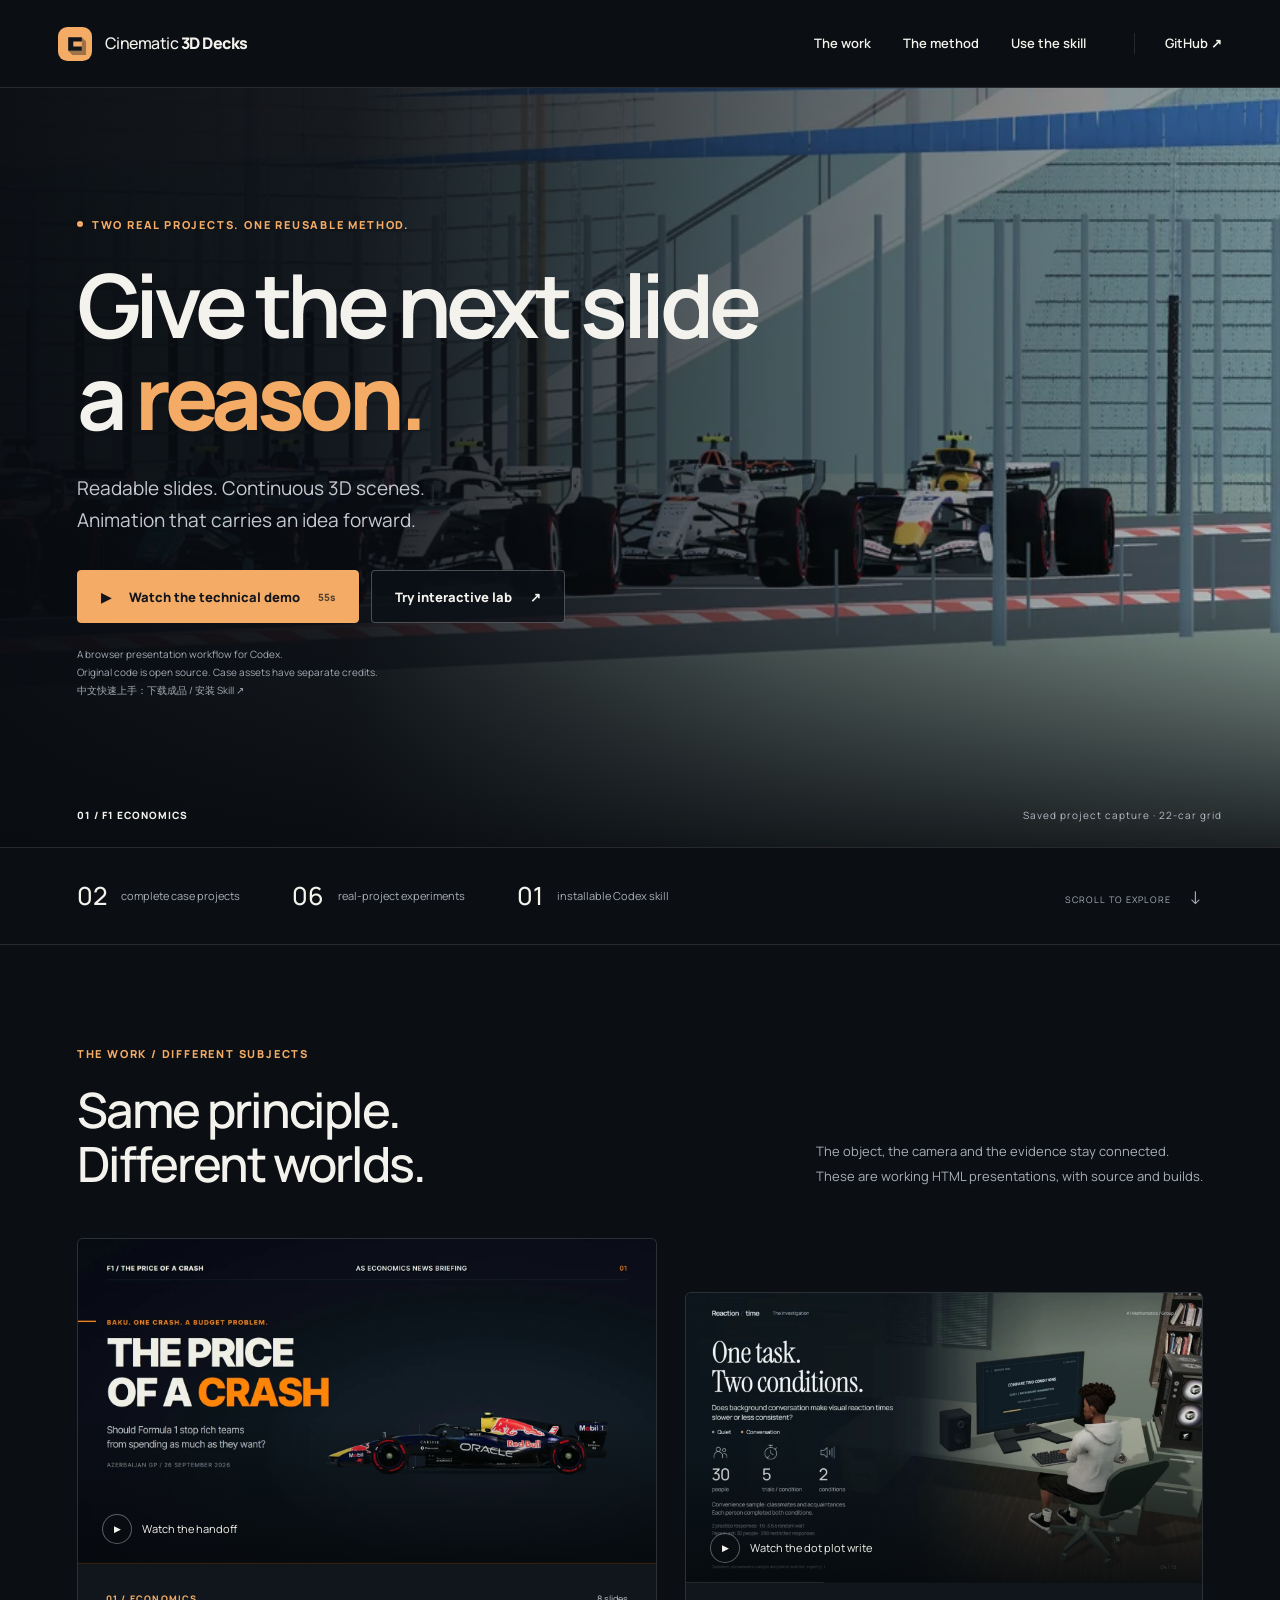
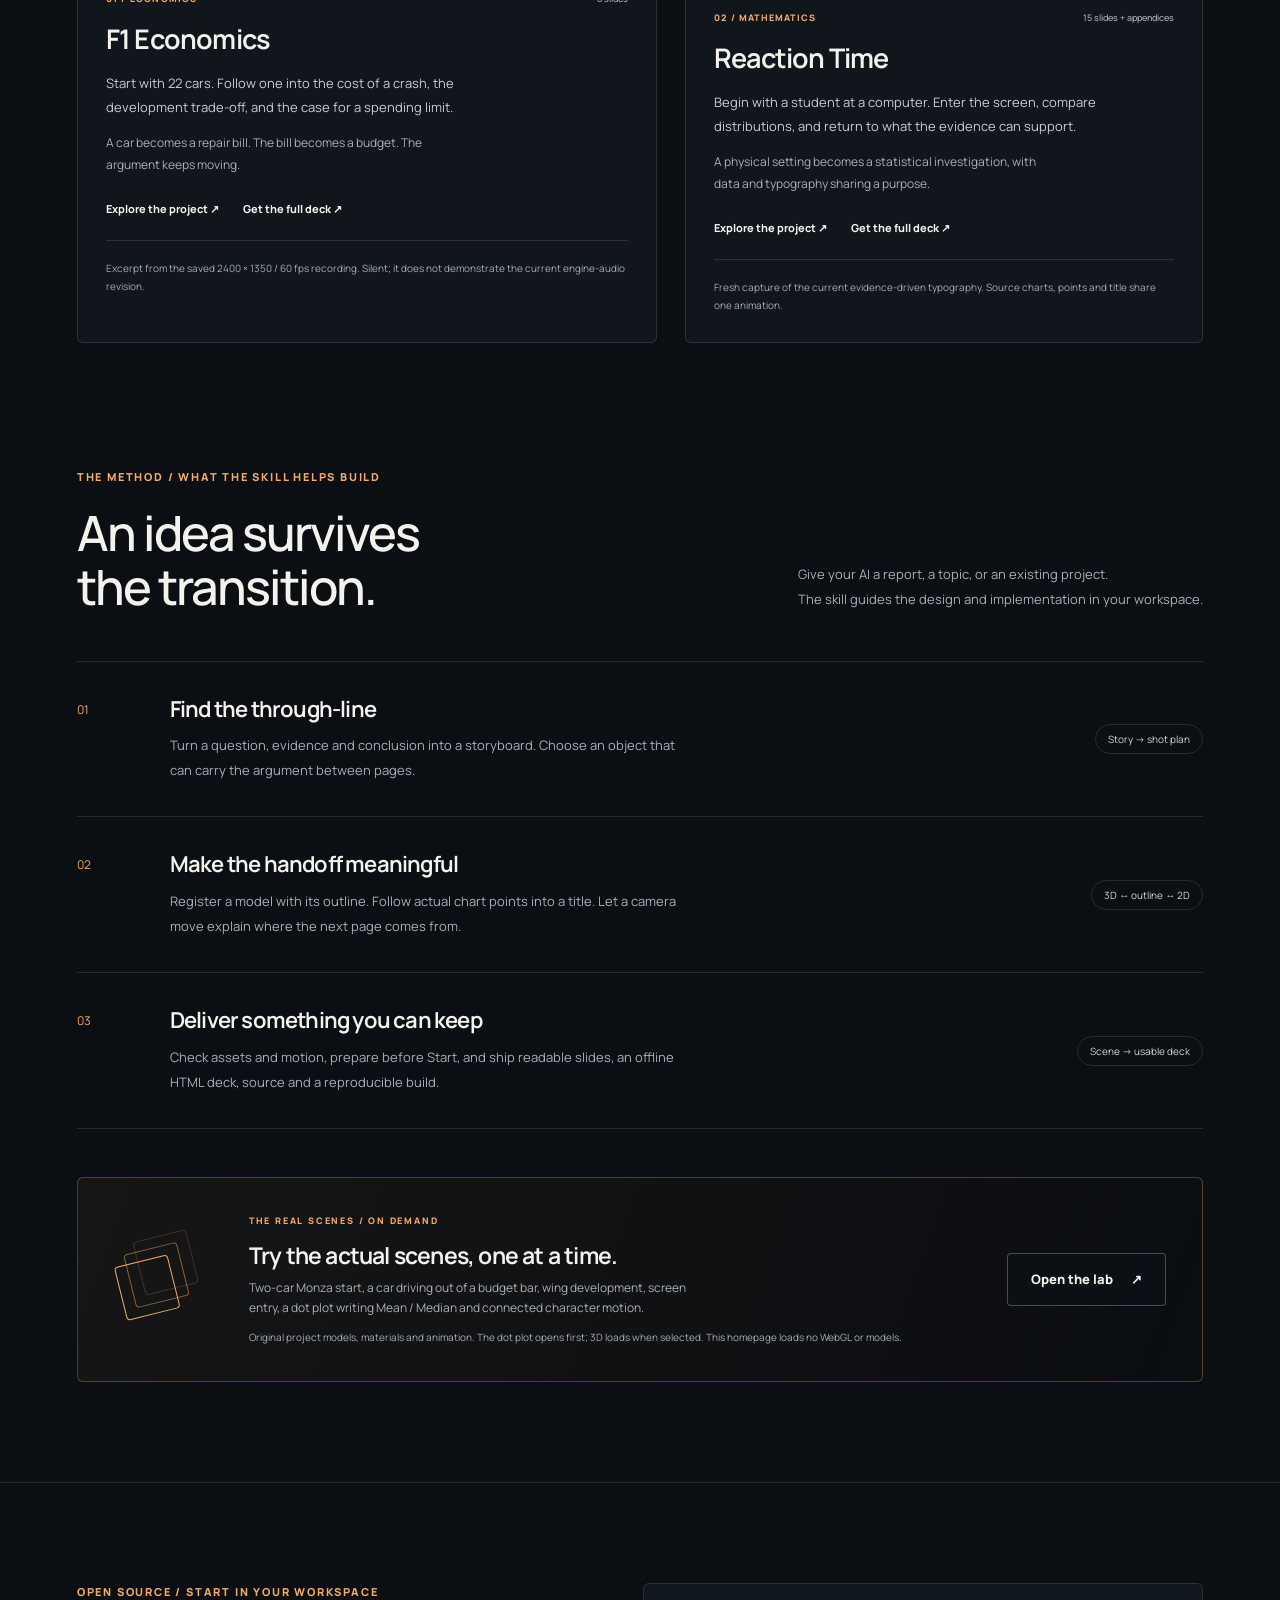
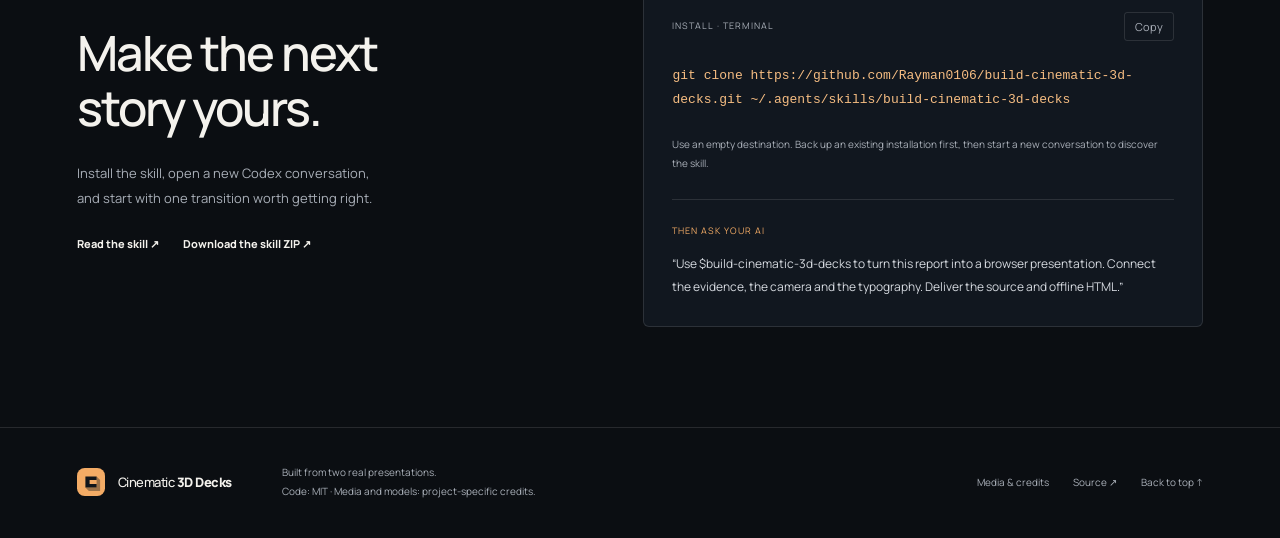
<file: index.html>
<!doctype html>
<html lang="en">
<head>
  <meta charset="utf-8">
  <meta name="viewport" content="width=device-width, initial-scale=1">
  <meta name="color-scheme" content="dark">
  <meta name="description" content="Two real browser presentations and a reusable Codex skill. Explore cinematic 3D transitions, readable 2D slides, and animations that follow the evidence.">
  <meta property="og:title" content="Cinematic 3D Decks — Give the next slide a reason">
  <meta property="og:description" content="From a report to a continuous visual story. Explore the F1 and Reaction Time projects, then try six real-project experiments.">
  <meta property="og:type" content="website">
  <meta property="og:image" content="media/social-preview.jpg">
  <meta name="theme-color" content="#0b0e12">
  <title>Cinematic 3D Decks — A story between slides</title>
  <link rel="icon" href="mark.svg" type="image/svg+xml">
  <link rel="stylesheet" href="styles.css">
  <script src="main.js" defer></script>
</head>
<body>
  <a class="skip-link" href="#main">Skip to content</a>
  <header class="site-header">
    <a class="brand" href="#" aria-label="Cinematic 3D Decks home"><img src="mark.svg" alt="" width="34" height="34"><span>Cinematic <b>3D Decks</b></span></a>
    <nav aria-label="Main navigation"><a href="#work">The work</a><a href="#method">The method</a><a href="#install">Use the skill</a><a class="nav-source" href="https://github.com/Rayman0106/build-cinematic-3d-decks">GitHub <span aria-hidden="true">↗</span></a></nav>
  </header>
  <main id="main">
    <section class="hero" aria-labelledby="hero-title">
      <picture class="hero-picture"><source media="(max-width: 700px)" srcset="media/f1-grid-small.webp"><img src="media/f1-grid.webp" alt="Cars lined up on the starting straight in the F1 Economics browser presentation." width="1600" height="900" fetchpriority="high"></picture>
      <div class="hero-shade"></div>
      <div class="hero-copy">
        <p class="eyebrow"><span class="status-dot"></span> Two real projects. One reusable method.</p>
        <h1 id="hero-title">Give the next slide<br>a <em>reason.</em></h1>
        <p class="hero-description">Readable slides. Continuous 3D scenes.<br>Animation that carries an idea forward.</p>
        <div class="hero-actions"><button class="button primary" data-film="technical" type="button"><span aria-hidden="true">▶</span> Watch the technical demo <small>55s</small></button><a class="button secondary" href="lab/index.html">Try interactive lab <span aria-hidden="true">↗</span></a></div>
        <p class="hero-note">A browser presentation workflow for Codex.<br>Original code is open source. Case assets have separate credits.<br><a href="https://github.com/Rayman0106/build-cinematic-3d-decks/blob/main/docs/START-HERE.zh-CN.md" lang="zh-CN">中文快速上手：下载成品 / 安装 Skill ↗</a></p>
      </div>
      <div class="hero-caption"><span>01 / F1 ECONOMICS</span><span>Saved project capture · 22-car grid</span></div>
    </section>
    <div class="project-strip" aria-label="What's inside"><p><strong>02</strong> complete case projects</p><p><strong>06</strong> real-project experiments</p><p><strong>01</strong> installable Codex skill</p><span>SCROLL TO EXPLORE <span aria-hidden="true">↓</span></span></div>

    <section class="work section-wrap" id="work" aria-labelledby="work-title">
      <div class="section-heading"><div><p class="eyebrow">THE WORK / DIFFERENT SUBJECTS</p><h2 id="work-title">Same principle.<br>Different worlds.</h2></div><p>The object, the camera and the evidence stay connected.<br>These are working HTML presentations, with source and builds.</p></div>
      <div class="case-grid">
        <article class="case-card f1-case">
          <button class="case-visual" data-film="f1" type="button" aria-label="Watch the F1 presentation excerpt"><img src="media/f1-cover.webp" alt="A Red Bull car beside the title The price of a crash." width="1600" height="900" loading="lazy"><span class="play-label"><span aria-hidden="true">▶</span> Watch the handoff</span></button>
          <div class="case-copy"><div class="case-number">01 / ECONOMICS <span>8 slides</span></div><h3>F1 Economics</h3><p>Start with 22 cars. Follow one into the cost of a crash, the development trade-off, and the case for a spending limit.</p><p class="case-detail">A car becomes a repair bill. The bill becomes a budget. The argument keeps moving.</p><div class="text-links"><a href="https://github.com/Rayman0106/f1-economics-3d-deck">Explore the project ↗</a><a href="https://github.com/Rayman0106/f1-economics-3d-deck/releases/latest">Get the full deck ↗</a></div><small>Excerpt from the saved 2400 × 1350 / 60 fps recording. Silent; it does not demonstrate the current engine-audio revision.</small></div>
        </article>
        <article class="case-card math-case">
          <button class="case-visual" data-film="reaction" type="button" aria-label="Watch the Reaction Time evidence and typography capture"><img src="media/reaction-cover.webp" alt="A student at a desk in the Reaction Time presentation." width="1600" height="900" loading="lazy"><span class="play-label"><span aria-hidden="true">▶</span> Watch the dot plot write</span></button>
          <div class="case-copy"><div class="case-number">02 / MATHEMATICS <span>15 slides + appendices</span></div><h3>Reaction Time</h3><p>Begin with a student at a computer. Enter the screen, compare distributions, and return to what the evidence can support.</p><p class="case-detail">A physical setting becomes a statistical investigation, with data and typography sharing a purpose.</p><div class="text-links"><a href="https://github.com/Rayman0106/reaction-time-math-3d-deck">Explore the project ↗</a><a href="https://github.com/Rayman0106/reaction-time-math-3d-deck/releases/latest">Get the full deck ↗</a></div><small>Fresh capture of the current evidence-driven typography. Source charts, points and title share one animation.</small></div>
        </article>
      </div>
    </section>

    <section class="method section-wrap" id="method" aria-labelledby="method-title">
      <div class="section-heading"><div><p class="eyebrow">THE METHOD / WHAT THE SKILL HELPS BUILD</p><h2 id="method-title">An idea survives<br>the transition.</h2></div><p>Give your AI a report, a topic, or an existing project.<br>The skill guides the design and implementation in your workspace.</p></div>
      <ol class="method-list">
        <li><span class="step">01</span><div><h3>Find the through-line</h3><p>Turn a question, evidence and conclusion into a storyboard. Choose an object that can carry the argument between pages.</p></div><span class="method-output">Story → shot plan</span></li>
        <li><span class="step">02</span><div><h3>Make the handoff meaningful</h3><p>Register a model with its outline. Follow actual chart points into a title. Let a camera move explain where the next page comes from.</p></div><span class="method-output">3D ↔ outline ↔ 2D</span></li>
        <li><span class="step">03</span><div><h3>Deliver something you can keep</h3><p>Check assets and motion, prepare before Start, and ship readable slides, an offline HTML deck, source and a reproducible build.</p></div><span class="method-output">Scene → usable deck</span></li>
      </ol>
      <div class="lab-callout"><div class="lab-glyph" aria-hidden="true"><span></span><span></span><span></span></div><div><p class="eyebrow">THE REAL SCENES / ON DEMAND</p><h3>Try the actual scenes, one at a time.</h3><p>Two-car Monza start, a car driving out of a budget bar, wing development, screen entry, a dot plot writing Mean / Median and connected character motion.</p><small>Original project models, materials and animation. The dot plot opens first; 3D loads when selected. This homepage loads no WebGL or models.</small></div><a class="button secondary" href="lab/index.html">Open the lab <span aria-hidden="true">↗</span></a></div>
    </section>

    <section class="install section-wrap" id="install" aria-labelledby="install-title">
      <div><p class="eyebrow">OPEN SOURCE / START IN YOUR WORKSPACE</p><h2 id="install-title">Make the next<br>story yours.</h2><p>Install the skill, open a new Codex conversation,<br>and start with one transition worth getting right.</p><div class="text-links"><a href="https://github.com/Rayman0106/build-cinematic-3d-decks/blob/main/SKILL.md">Read the skill ↗</a><a href="https://github.com/Rayman0106/build-cinematic-3d-decks/releases/latest">Download the skill ZIP ↗</a></div></div>
      <div class="install-panel"><div class="code-label"><span>INSTALL · TERMINAL</span><button id="copy-install" type="button" aria-label="Copy installation command">Copy</button></div><pre><code id="install-command">git clone https://github.com/Rayman0106/build-cinematic-3d-decks.git ~/.agents/skills/build-cinematic-3d-decks</code></pre><p>Use an empty destination. Back up an existing installation first, then start a new conversation to discover the skill.</p><div class="prompt-label">THEN ASK YOUR AI</div><blockquote>“Use $build-cinematic-3d-decks to turn this report into a browser presentation. Connect the evidence, the camera and the typography. Deliver the source and offline HTML.”</blockquote></div>
    </section>
  </main>
  <footer class="site-footer"><a class="brand" href="#"><img src="mark.svg" width="28" height="28" alt=""><span>Cinematic <b>3D Decks</b></span></a><p>Built from two real presentations.<br>Code: MIT · Media and models: project-specific credits.</p><div><a href="sources.html">Media & credits</a><a href="https://github.com/Rayman0106/build-cinematic-3d-decks">Source ↗</a><a href="#main">Back to top ↑</a></div></footer>
  <dialog id="film-dialog" aria-labelledby="film-title"><div class="dialog-bar"><h2 id="film-title">Project preview</h2><button type="button" id="close-film" aria-label="Close video">Close <span aria-hidden="true">×</span></button></div><video id="film-player" controls playsinline preload="none"></video><p id="film-caption"></p></dialog>
  <div id="announcement" role="status" aria-live="polite"></div>
</body>
</html>
</file>
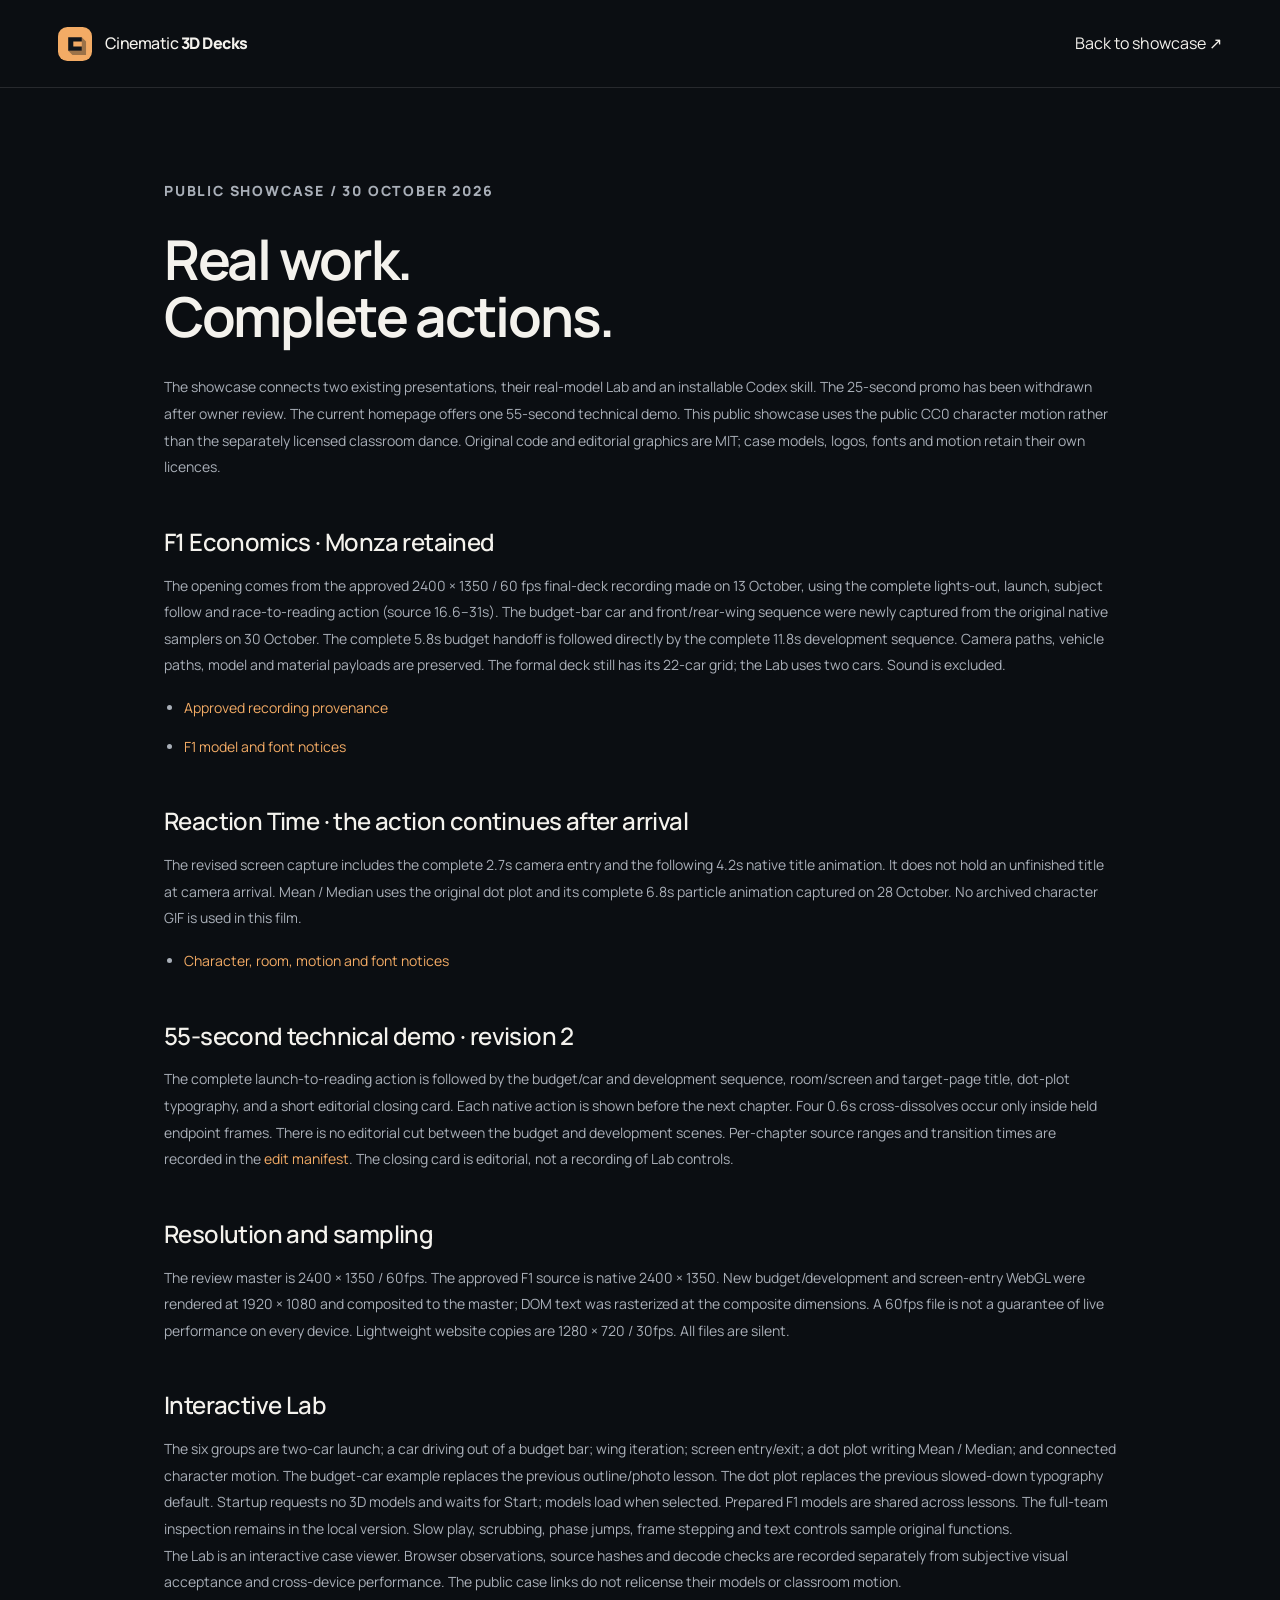
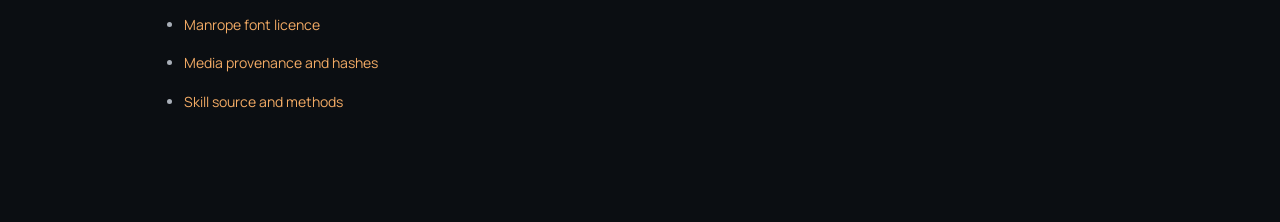
<file: sources.html>
<!doctype html><html lang="en"><head><meta charset="utf-8"><meta name="viewport" content="width=device-width, initial-scale=1"><meta name="color-scheme" content="dark"><title>Media & credits · Cinematic 3D Decks</title><link rel="icon" href="mark.svg"><link rel="stylesheet" href="styles.css"></head><body><header class="site-header"><a class="brand" href="index.html"><img src="mark.svg" width="34" height="34" alt=""><span>Cinematic <b>3D Decks</b></span></a><a href="index.html">Back to showcase ↗</a></header><main class="credits-page">
<p class="eyebrow">PUBLIC SHOWCASE / 30 OCTOBER 2026</p><h1>Real work.<br>Complete actions.</h1>
<p>The showcase connects two existing presentations, their real-model Lab and an installable Codex skill. The 25-second promo has been withdrawn after owner review. The current homepage offers one 55-second technical demo. This public showcase uses the public CC0 character motion rather than the separately licensed classroom dance. Original code and editorial graphics are MIT; case models, logos, fonts and motion retain their own licences.</p>
<h2>F1 Economics · Monza retained</h2><p>The opening comes from the approved 2400 × 1350 / 60 fps final-deck recording made on 13 October, using the complete lights-out, launch, subject follow and race-to-reading action (source 16.6–31s). The budget-bar car and front/rear-wing sequence were newly captured from the original native samplers on 30 October. The complete 5.8s budget handoff is followed directly by the complete 11.8s development sequence. Camera paths, vehicle paths, model and material payloads are preserved. The formal deck still has its 22-car grid; the Lab uses two cars. Sound is excluded.</p>
<ul><li><a href="https://github.com/Rayman0106/f1-economics-3d-deck/blob/main/docs/media/SOURCES.md">Approved recording provenance</a></li><li><a href="https://github.com/Rayman0106/f1-economics-3d-deck/blob/main/THIRD_PARTY_NOTICES.md">F1 model and font notices</a></li></ul>
<h2>Reaction Time · the action continues after arrival</h2><p>The revised screen capture includes the complete 2.7s camera entry and the following 4.2s native title animation. It does not hold an unfinished title at camera arrival. Mean / Median uses the original dot plot and its complete 6.8s particle animation captured on 28 October. No archived character GIF is used in this film.</p>
<ul><li><a href="https://github.com/Rayman0106/reaction-time-math-3d-deck/blob/main/THIRD_PARTY_NOTICES.md">Character, room, motion and font notices</a></li></ul>
<h2>55-second technical demo · revision 2</h2><p>The complete launch-to-reading action is followed by the budget/car and development sequence, room/screen and target-page title, dot-plot typography, and a short editorial closing card. Each native action is shown before the next chapter. Four 0.6s cross-dissolves occur only inside held endpoint frames. There is no editorial cut between the budget and development scenes. Per-chapter source ranges and transition times are recorded in the <a href="media/video-manifest.json">edit manifest</a>. The closing card is editorial, not a recording of Lab controls.</p>
<h2>Resolution and sampling</h2><p>The review master is 2400 × 1350 / 60fps. The approved F1 source is native 2400 × 1350. New budget/development and screen-entry WebGL were rendered at 1920 × 1080 and composited to the master; DOM text was rasterized at the composite dimensions. A 60fps file is not a guarantee of live performance on every device. Lightweight website copies are 1280 × 720 / 30fps. All files are silent.</p>
<h2>Interactive Lab</h2><p>The six groups are two-car launch; a car driving out of a budget bar; wing iteration; screen entry/exit; a dot plot writing Mean / Median; and connected character motion. The budget-car example replaces the previous outline/photo lesson. The dot plot replaces the previous slowed-down typography default. Startup requests no 3D models and waits for Start; models load when selected. Prepared F1 models are shared across lessons. The full-team inspection remains in the local version. Slow play, scrubbing, phase jumps, frame stepping and text controls sample original functions.</p>
<p>The Lab is an interactive case viewer. Browser observations, source hashes and decode checks are recorded separately from subjective visual acceptance and cross-device performance. The public case links do not relicense their models or classroom motion.</p>
<ul><li><a href="fonts/Manrope-OFL.txt">Manrope font licence</a></li><li><a href="media/manifest.json">Media provenance and hashes</a></li><li><a href="https://github.com/Rayman0106/build-cinematic-3d-decks">Skill source and methods</a></li></ul></main></body></html>
</file>
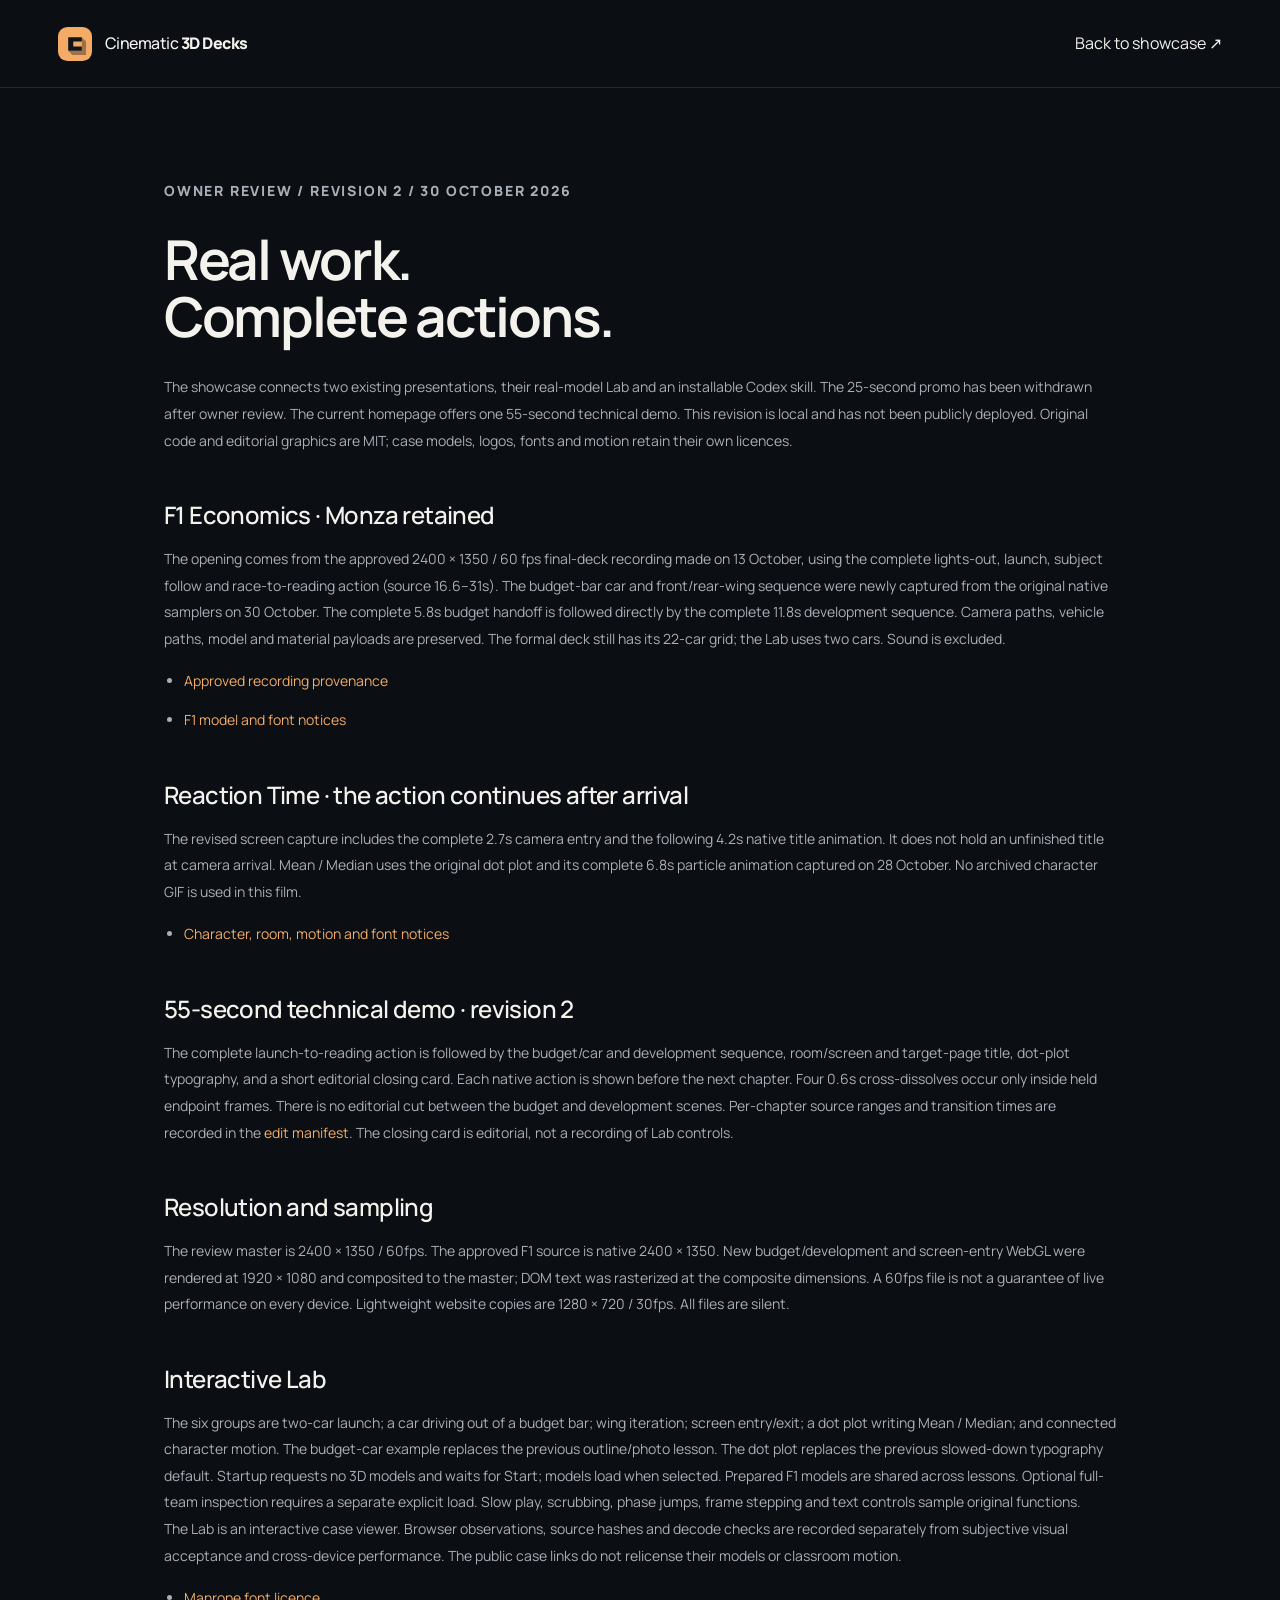
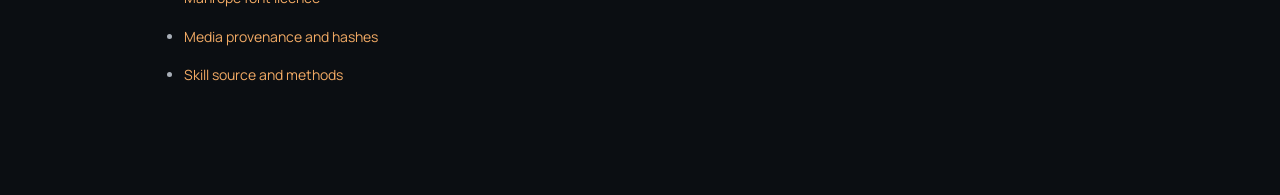
<file: site/sources.html>
<!doctype html><html lang="en"><head><meta charset="utf-8"><meta name="viewport" content="width=device-width, initial-scale=1"><meta name="color-scheme" content="dark"><title>Media & credits · Cinematic 3D Decks</title><link rel="icon" href="mark.svg"><link rel="stylesheet" href="styles.css"></head><body><header class="site-header"><a class="brand" href="index.html"><img src="mark.svg" width="34" height="34" alt=""><span>Cinematic <b>3D Decks</b></span></a><a href="index.html">Back to showcase ↗</a></header><main class="credits-page">
<p class="eyebrow">OWNER REVIEW / REVISION 2 / 30 OCTOBER 2026</p><h1>Real work.<br>Complete actions.</h1>
<p>The showcase connects two existing presentations, their real-model Lab and an installable Codex skill. The 25-second promo has been withdrawn after owner review. The current homepage offers one 55-second technical demo. This revision is local and has not been publicly deployed. Original code and editorial graphics are MIT; case models, logos, fonts and motion retain their own licences.</p>
<h2>F1 Economics · Monza retained</h2><p>The opening comes from the approved 2400 × 1350 / 60 fps final-deck recording made on 13 October, using the complete lights-out, launch, subject follow and race-to-reading action (source 16.6–31s). The budget-bar car and front/rear-wing sequence were newly captured from the original native samplers on 30 October. The complete 5.8s budget handoff is followed directly by the complete 11.8s development sequence. Camera paths, vehicle paths, model and material payloads are preserved. The formal deck still has its 22-car grid; the Lab uses two cars. Sound is excluded.</p>
<ul><li><a href="https://github.com/Rayman0106/f1-economics-3d-deck/blob/main/docs/media/SOURCES.md">Approved recording provenance</a></li><li><a href="https://github.com/Rayman0106/f1-economics-3d-deck/blob/main/THIRD_PARTY_NOTICES.md">F1 model and font notices</a></li></ul>
<h2>Reaction Time · the action continues after arrival</h2><p>The revised screen capture includes the complete 2.7s camera entry and the following 4.2s native title animation. It does not hold an unfinished title at camera arrival. Mean / Median uses the original dot plot and its complete 6.8s particle animation captured on 28 October. No archived character GIF is used in this film.</p>
<ul><li><a href="https://github.com/Rayman0106/reaction-time-math-3d-deck/blob/main/THIRD_PARTY_NOTICES.md">Character, room, motion and font notices</a></li></ul>
<h2>55-second technical demo · revision 2</h2><p>The complete launch-to-reading action is followed by the budget/car and development sequence, room/screen and target-page title, dot-plot typography, and a short editorial closing card. Each native action is shown before the next chapter. Four 0.6s cross-dissolves occur only inside held endpoint frames. There is no editorial cut between the budget and development scenes. Per-chapter source ranges and transition times are recorded in the <a href="media/video-manifest.json">edit manifest</a>. The closing card is editorial, not a recording of Lab controls.</p>
<h2>Resolution and sampling</h2><p>The review master is 2400 × 1350 / 60fps. The approved F1 source is native 2400 × 1350. New budget/development and screen-entry WebGL were rendered at 1920 × 1080 and composited to the master; DOM text was rasterized at the composite dimensions. A 60fps file is not a guarantee of live performance on every device. Lightweight website copies are 1280 × 720 / 30fps. All files are silent.</p>
<h2>Interactive Lab</h2><p>The six groups are two-car launch; a car driving out of a budget bar; wing iteration; screen entry/exit; a dot plot writing Mean / Median; and connected character motion. The budget-car example replaces the previous outline/photo lesson. The dot plot replaces the previous slowed-down typography default. Startup requests no 3D models and waits for Start; models load when selected. Prepared F1 models are shared across lessons. Optional full-team inspection requires a separate explicit load. Slow play, scrubbing, phase jumps, frame stepping and text controls sample original functions.</p>
<p>The Lab is an interactive case viewer. Browser observations, source hashes and decode checks are recorded separately from subjective visual acceptance and cross-device performance. The public case links do not relicense their models or classroom motion.</p>
<ul><li><a href="fonts/Manrope-OFL.txt">Manrope font licence</a></li><li><a href="media/manifest.json">Media provenance and hashes</a></li><li><a href="https://github.com/Rayman0106/build-cinematic-3d-decks">Skill source and methods</a></li></ul></main></body></html>
</file>
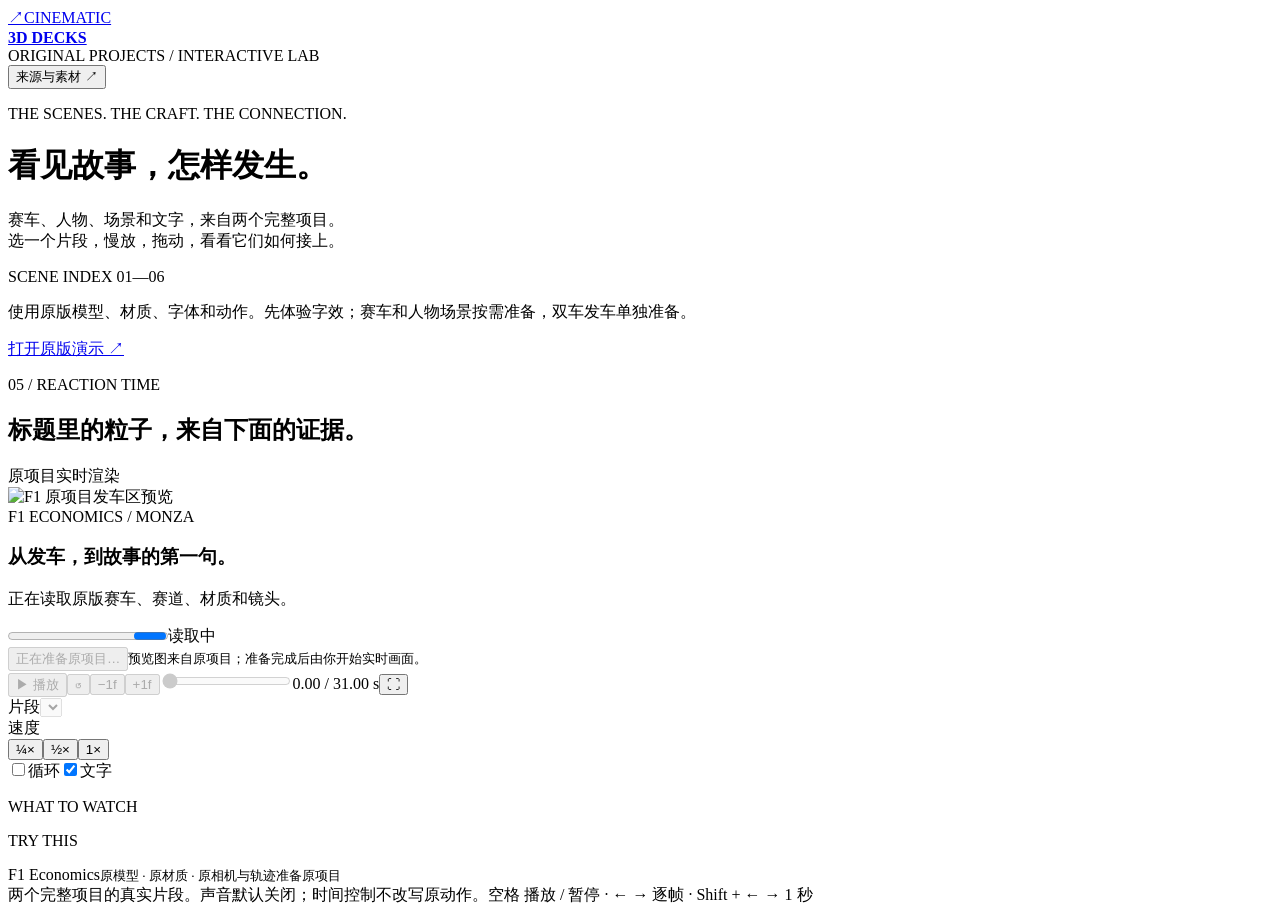
<file: examples/case-lab/template.html>
<!doctype html>
<html lang="zh-CN">
<head><meta charset="utf-8"><meta name="viewport" content="width=device-width,initial-scale=1"><meta name="theme-color" content="#090e13"><title>Interactive Lab · Real Project Scenes</title><style>@@CSS@@</style></head>
<body data-project="math">
<main>
 <header><a class="brand" href="https://github.com/Rayman0106/build-cinematic-3d-decks"><span class="brand-icon" aria-hidden="true">↗</span><span>CINEMATIC<br><b>3D DECKS</b></span></a><div class="edition"><i></i> ORIGINAL PROJECTS / INTERACTIVE LAB</div><button id="credits-button" class="quiet-button" type="button">来源与素材 ↗</button></header>
 <div class="intro"><div><p class="eyebrow">THE SCENES. THE CRAFT. THE CONNECTION.</p><h1>看见故事，怎样发生。</h1></div><p>赛车、人物、场景和文字，来自两个完整项目。<br>选一个片段，慢放，拖动，看看它们如何接上。</p></div>
 <div class="workspace">
  <aside class="index"><div class="index-label">SCENE INDEX <span>01—06</span></div><nav id="lessons" aria-label="选择真实场景"></nav><p class="asset-note">使用原版模型、材质、字体和动作。先体验字效；赛车和人物场景按需准备，双车发车单独准备。</p><a id="open-original" href="F1-Economics-Final.html" target="_blank" rel="noopener">打开原版演示 ↗</a></aside>
  <section class="main-view" aria-label="真实项目交互预览">
   <div class="shot-heading"><div><p class="eyebrow" id="shot-kicker">05 / REACTION TIME</p><h2 id="shot-title">标题里的粒子，来自下面的证据。</h2></div><span class="source-tag" id="source-tag">原项目实时渲染</span></div>
   <div class="viewer-shell">
    <div id="viewer"><div id="frame-slot"></div><div id="cover"><img id="poster" alt="F1 原项目发车区预览"><div class="poster-shade"></div><div class="cover-copy"><span class="cover-kicker" id="cover-kicker">F1 ECONOMICS / MONZA</span><h3 id="cover-title">从发车，到故事的第一句。</h3><p id="cover-detail">正在读取原版赛车、赛道、材质和镜头。</p><div class="prepare-row"><progress id="load-progress" max="100" aria-label="原项目加载进度"></progress><output id="load-number">读取中</output></div><button id="start" type="button" disabled>正在准备原项目…</button><small id="cover-note">预览图来自原项目；准备完成后由你开始实时画面。</small></div></div><div id="render-error" role="alert" hidden></div></div>
    <div class="transport"><button id="play" class="play-button" type="button" disabled>▶ <span>播放</span></button><button id="reset" type="button" class="icon-button" disabled aria-label="回到片段起点" title="回到片段起点">↺</button><button id="step-back" type="button" class="frame-button" disabled aria-label="后退一帧">−1f</button><button id="step-next" type="button" class="frame-button" disabled aria-label="前进一帧">+1f</button><input id="time" type="range" min="0" max="31" step="0.001" value="0" aria-label="原项目片段时间" disabled><output id="clock">0.00 / 31.00 s</output><button id="fullscreen" type="button" class="icon-button" aria-label="全屏实验台" title="全屏实验台">⛶</button></div>
   </div>
   <div class="lower-toolbar"><div class="variant-picker"><label for="variant">片段</label><select id="variant" disabled></select></div><div class="rate-picker"><span>速度</span><div id="rates" role="group" aria-label="播放速度"><button type="button" data-rate="0.25">¼×</button><button type="button" data-rate="0.5">½×</button><button type="button" data-rate="1" aria-pressed="true">1×</button></div></div><label class="check-control"><input id="loop" type="checkbox">循环</label><label class="check-control"><input id="show-text" type="checkbox" checked>文字</label></div>
   <nav id="beats" class="beats" aria-label="跳转到原片段阶段"></nav>
   <div class="scene-notes"><div><p class="eyebrow">WHAT TO WATCH</p><p id="watch-note"></p></div><div><p class="eyebrow">TRY THIS</p><p id="try-note"></p></div><div class="original-note"><span id="project-label">F1 Economics</span><small>原模型 · 原材质 · 原相机与轨迹</small><small id="status" role="status" aria-live="polite">准备原项目</small></div></div>
  </section>
 </div>
 <footer><span>两个完整项目的真实片段。声音默认关闭；时间控制不改写原动作。</span><span>空格 播放 / 暂停 · ← → 逐帧 · Shift + ← → 1 秒</span></footer>
</main>
<dialog id="credits"><div class="dialog-head"><h2>原项目与素材</h2><button id="close-credits" class="quiet-button" type="button">关闭 ×</button></div><p>本地 Lab 复用两份演示中的原模型、材质、字体、镜头和动画，按实验准备相关资源。两份正式版文件保持不变。</p><div class="credit-project"><h3>F1 Economics</h3><p>双车发车、赛车照片配准、前后翼迭代与竞速镜头。</p><a href="https://github.com/Rayman0106/f1-economics-3d-deck" target="_blank" rel="noopener">项目与源码 ↗</a> · <a href="https://github.com/Rayman0106/f1-economics-3d-deck/blob/main/THIRD_PARTY_NOTICES.md" target="_blank" rel="noopener">模型、字体与许可 ↗</a></div><div class="credit-project"><h3>Reaction Time Mathematics</h3><p>原版人物、房间、显示器、数据图形、字效与关节动作。人物为研究场景的虚构示意角色。</p><a href="https://github.com/Rayman0106/reaction-time-math-3d-deck" target="_blank" rel="noopener">项目与源码 ↗</a> · <a href="https://github.com/Rayman0106/reaction-time-math-3d-deck/blob/main/THIRD_PARTY_NOTICES.md" target="_blank" rel="noopener">模型、动作与许可 ↗</a></div><p class="license-note">本地演示并不改变素材原许可。模型与动作不自动继承应用代码的 MIT 许可；当前版本未公开部署。</p></dialog>
<script id="case-manifest" type="application/json">@@MANIFEST@@</script>
<script>@@SCRIPT@@</script>
</body></html>
</file>
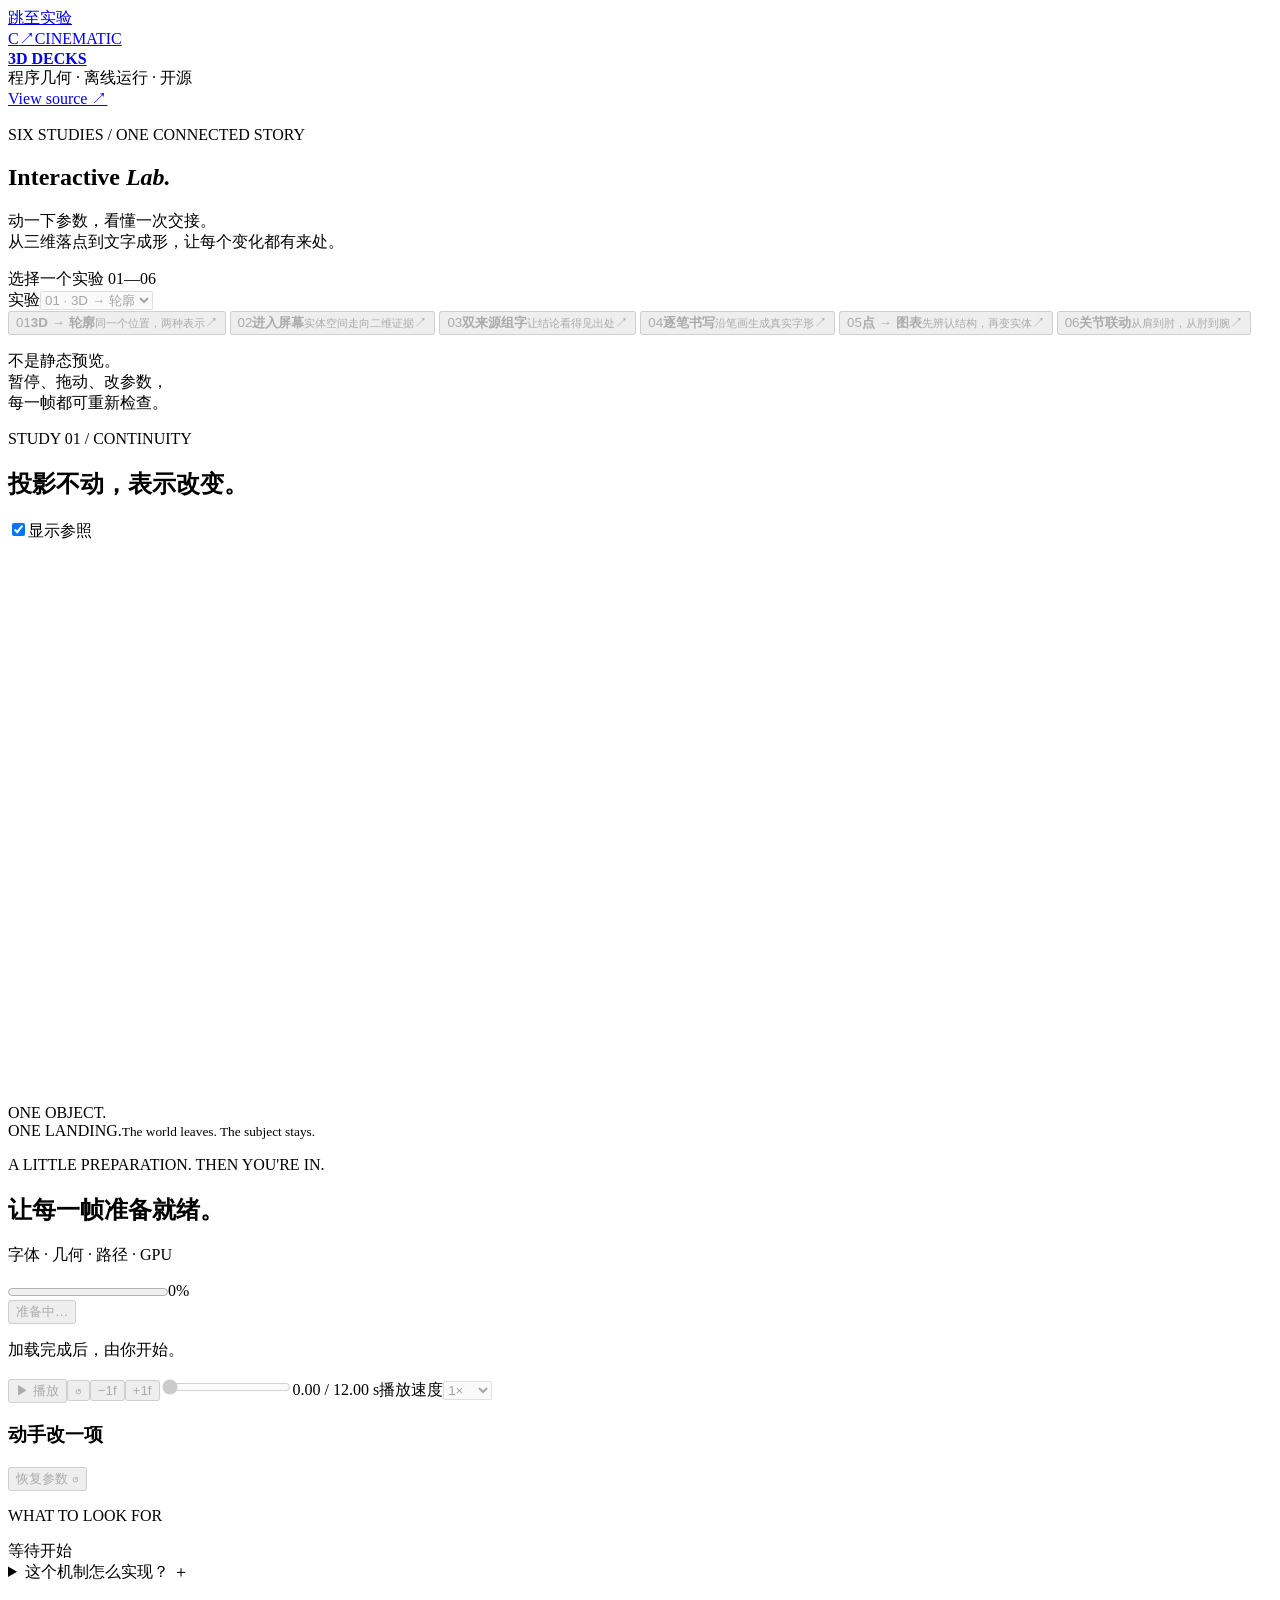
<file: examples/lab/template.html>
<!doctype html>
<html lang="zh-CN">
<head>
<meta charset="utf-8"><meta name="viewport" content="width=device-width,initial-scale=1">
<meta name="color-scheme" content="dark light"><meta name="theme-color" content="#111716">
<meta name="description" content="六个可调节的动画实验：3D 与轮廓、屏幕交接、双来源粒子、逐笔书写、图表与关节联动。离线运行。">
<title>Interactive Lab · Cinematic 3D Decks</title>
<style>@@CSS@@</style>
<!-- Fixed Three.js r160, MIT:
@@THREE_LICENSE@@
-->
</head>
<body>
<a class="skip-link" href="#experiment">跳至实验</a>
<main>
 <header class="lab-header">
  <a class="brand" href="https://github.com/Rayman0106/build-cinematic-3d-decks" aria-label="Cinematic 3D Decks 源码"><span class="brand-mark" aria-hidden="true">C<span>↗</span></span><span>CINEMATIC<br><b>3D DECKS</b></span></a>
  <div class="header-note"><span class="status-dot" aria-hidden="true"></span>程序几何 · 离线运行 · 开源</div>
  <a class="source-link" href="https://github.com/Rayman0106/build-cinematic-3d-decks/tree/main/examples/lab">View source ↗</a>
 </header>
 <section class="intro"><div><p class="eyebrow">SIX STUDIES / ONE CONNECTED STORY</p><h1>Interactive <em>Lab.</em></h1></div><p>动一下参数，看懂一次交接。<br>从三维落点到文字成形，让每个变化都有来处。</p></section>
 <div class="workspace">
  <aside class="study-sidebar" aria-label="选择实验">
   <div class="sidebar-label">选择一个实验 <span>01—06</span></div>
   <label class="mobile-picker" for="mode">实验<select id="mode" disabled>
    <option value="handoff">01 · 3D → 轮廓</option><option value="screen">02 · 进入屏幕</option><option value="particles">03 · 双来源组字</option><option value="ink">04 · 逐笔书写</option><option value="charts">05 · 点 → 图表</option><option value="rig">06 · 关节联动</option>
   </select></label>
   <nav id="study-nav" role="tablist" aria-label="六种机制" aria-orientation="vertical">
    <button id="tab-handoff" type="button" role="tab" aria-selected="true" aria-controls="experiment" tabindex="0" data-study="handoff" disabled><span class="study-number">01</span><span><b>3D → 轮廓</b><small>同一个位置，两种表示</small></span><span class="study-arrow" aria-hidden="true">↗</span></button>
    <button id="tab-screen" type="button" role="tab" aria-selected="false" aria-controls="experiment" tabindex="-1" data-study="screen" disabled><span class="study-number">02</span><span><b>进入屏幕</b><small>实体空间走向二维证据</small></span><span class="study-arrow" aria-hidden="true">↗</span></button>
    <button id="tab-particles" type="button" role="tab" aria-selected="false" aria-controls="experiment" tabindex="-1" data-study="particles" disabled><span class="study-number">03</span><span><b>双来源组字</b><small>让结论看得见出处</small></span><span class="study-arrow" aria-hidden="true">↗</span></button>
    <button id="tab-ink" type="button" role="tab" aria-selected="false" aria-controls="experiment" tabindex="-1" data-study="ink" disabled><span class="study-number">04</span><span><b>逐笔书写</b><small>沿笔画生成真实字形</small></span><span class="study-arrow" aria-hidden="true">↗</span></button>
    <button id="tab-charts" type="button" role="tab" aria-selected="false" aria-controls="experiment" tabindex="-1" data-study="charts" disabled><span class="study-number">05</span><span><b>点 → 图表</b><small>先辨认结构，再变实体</small></span><span class="study-arrow" aria-hidden="true">↗</span></button>
    <button id="tab-rig" type="button" role="tab" aria-selected="false" aria-controls="experiment" tabindex="-1" data-study="rig" disabled><span class="study-number">06</span><span><b>关节联动</b><small>从肩到肘，从肘到腕</small></span><span class="study-arrow" aria-hidden="true">↗</span></button>
   </nav>
   <p class="sidebar-foot">不是静态预览。<br>暂停、拖动、改参数，<br>每一帧都可重新检查。</p>
  </aside>
  <section id="experiment" class="experiment" role="tabpanel" aria-labelledby="tab-handoff">
   <div class="experiment-heading"><div><p class="eyebrow" id="mode-kicker">STUDY 01 / CONTINUITY</p><h2 id="mode-title">投影不动，表示改变。</h2></div><label class="guide-toggle"><input id="guides" type="checkbox" checked>显示参照</label></div>
   <div class="player">
    <div id="stage"><canvas id="three" aria-hidden="true"></canvas><canvas id="flat" width="960" height="540" aria-hidden="true"></canvas><div id="screen-dom" aria-hidden="true"><img alt=""></div><div id="title-layer" aria-hidden="true"><span>ONE OBJECT.<br>ONE LANDING.</span><small>The world leaves. The subject stays.</small></div>
     <div id="gate"><div class="gate-content"><div class="gate-symbol" aria-hidden="true"><i></i><i></i><i></i></div><p class="eyebrow">A LITTLE PREPARATION. THEN YOU'RE IN.</p><h2 id="ready-title">让每一帧准备就绪。</h2><p id="load-label" role="status" aria-live="polite">字体 · 几何 · 路径 · GPU</p><div class="progress-row"><progress id="progress" max="6" value="0" aria-label="准备进度"></progress><output id="load-percent">0%</output></div><button id="start" type="button" disabled>准备中…</button><p class="gate-note" id="gate-note">加载完成后，由你开始。</p></div></div>
    </div>
    <div class="transport"><button id="play" class="play-button" type="button" disabled aria-label="播放">▶ <span>播放</span></button><button id="reset" class="icon-button" type="button" disabled aria-label="回到起点" title="回到起点">↺</button><button id="step-back" class="frame-button" type="button" disabled aria-label="后退一帧" title="后退 1/60 秒">−1f</button><button id="step-next" class="frame-button" type="button" disabled aria-label="前进一帧" title="前进 1/60 秒">+1f</button><input id="time" type="range" min="0" max="12" step="0.001" value="0" aria-label="动画时间" disabled><output id="time-label">0.00 / 12.00 s</output><label class="rate-label"><span class="sr-only">播放速度</span><select id="rate" disabled><option value="0.5">0.5×</option><option value="1" selected>1×</option><option value="1.5">1.5×</option></select></label></div>
   </div>
   <nav id="beats" class="beats" aria-label="跳到动画阶段"></nav>
   <div class="lab-bench">
    <section class="parameter-panel" aria-labelledby="parameter-title"><div class="panel-heading"><h3 id="parameter-title">动手改一项</h3><button id="restore" type="button" disabled>恢复参数 ↺</button></div><div id="parameters"></div><p id="experiment-hint" class="experiment-hint"></p></section>
    <section class="explanation" aria-labelledby="observe-title"><p class="eyebrow" id="observe-title">WHAT TO LOOK FOR</p><p id="description"></p><div class="readout"><span id="phase-label">等待开始</span><code id="metrics"></code></div></section>
   </div>
   <details class="implementation"><summary>这个机制怎么实现？ <span aria-hidden="true">＋</span></summary><p id="recipe-explanation"></p><pre><code id="recipe-code"></code></pre><a id="reference-link" href="https://github.com/Rayman0106/build-cinematic-3d-decks">阅读实现方法 ↗</a></details>
   <p class="limit-note" id="limit"></p>
  </section>
 </div>
 <footer><span>程序几何与示意数据。无第三方人物或赛车；非正式项目录像。</span><span>空格 播放 / 暂停 · ← → 逐帧 · Shift + ← → 1 秒</span></footer>
 <div class="sr-only" id="announcement" role="status" aria-live="polite"></div>
</main>
<script type="module">@@MODULE@@</script>
</body></html>
</file>
<file: styles.css>
@font-face{font-family:Manrope;src:url('fonts/Manrope.ttf') format('truetype');font-weight:200 800;font-style:normal;font-display:swap}
:root{color-scheme:dark;--bg:#0b0e12;--panel:#11161c;--ink:#f4f2ed;--muted:#a9afb8;--accent:#f3ab65;--line:#ffffff1d;--font:Manrope,Arial,sans-serif}
*{box-sizing:border-box}html{scroll-behavior:smooth;scroll-padding-top:90px}body{margin:0;background:var(--bg);color:var(--ink);font-family:var(--font);font-size:16px;line-height:1.6}a{color:inherit;text-decoration:none}button{font:inherit;cursor:pointer}button,a{-webkit-tap-highlight-color:transparent}button:focus-visible,a:focus-visible{outline:3px solid var(--accent);outline-offset:5px}button{color:inherit}img{display:block;max-width:100%}p,h1,h2,h3{margin:0}button[disabled]{cursor:wait}.skip-link{position:fixed;left:20px;top:-80px;z-index:100;background:var(--accent);color:#12151b;padding:10px 18px}.skip-link:focus{top:10px}.site-header{height:88px;padding:0 clamp(24px,4.5vw,88px);display:flex;align-items:center;justify-content:space-between;border-bottom:1px solid var(--line);position:relative;z-index:2;background:var(--bg)}.brand{display:flex;align-items:center;gap:13px;font-size:16px;font-weight:500;letter-spacing:-.5px}.brand b{font-weight:800}.site-header nav{display:flex;align-items:center;gap:32px;font-size:13px;font-weight:600}.site-header nav a:hover,.text-links a:hover,footer a:hover{color:var(--accent)}.nav-source{margin-left:16px;padding-left:30px;border-left:1px solid var(--line)}
.hero{position:relative;min-height:min(760px,calc(100svh - 90px));display:flex;align-items:center;overflow:hidden;border-bottom:1px solid var(--line)}.hero-picture{position:absolute;inset:0}.hero-picture img{width:100%;height:100%;object-fit:cover;object-position:center 57%}.hero-shade{position:absolute;inset:0;background:linear-gradient(90deg,#080b10f7 0%,#080b10e8 27%,#080b1080 61%,#080b1029 100%),linear-gradient(0deg,#080b10d6 0%,transparent 32%)}.hero-copy{position:relative;z-index:1;padding:90px clamp(24px,6vw,116px) 110px;max-width:1050px}.eyebrow{font-size:11px;font-weight:800;letter-spacing:1.8px;text-transform:uppercase;color:var(--accent);margin-bottom:26px;display:flex;align-items:center;gap:9px}.status-dot{display:inline-block;width:6px;height:6px;background:var(--accent);border-radius:50%}h1{font-size:clamp(52px,6.9vw,104px);line-height:1.035;font-weight:650;letter-spacing:-5.4px}h1 em{font-style:normal;color:var(--accent);font-weight:750}.hero-description{font-size:19px;line-height:1.7;color:#c6c9cf;margin-top:30px}.hero-actions{display:flex;gap:12px;margin-top:34px;flex-wrap:wrap}.button{display:inline-flex;align-items:center;justify-content:center;gap:18px;min-height:53px;padding:14px 23px;border:1px solid #ffffff40;border-radius:4px;font-size:13px;font-weight:800;transition:background .2s,transform .2s}.button:hover{transform:translateY(-2px)}.button.primary{background:var(--accent);border-color:var(--accent);color:#12151b}.button.primary:hover{background:#ffc58c}.button.secondary{background:#0c1117c9}.button.secondary:hover{background:#222b35}.button small{opacity:.7;font-size:10px}.hero-note{font-size:10px;line-height:1.8;color:#a4abb5;margin-top:22px}.hero-caption{position:absolute;left:clamp(24px,6vw,116px);right:clamp(24px,4.5vw,88px);bottom:24px;display:flex;justify-content:space-between;font-size:10px;letter-spacing:1px;color:#b5bbc4}.hero-caption span:first-child{color:var(--ink);font-weight:800}.project-strip{display:flex;align-items:center;gap:52px;padding:28px clamp(24px,6vw,116px);border-bottom:1px solid var(--line);font-size:11px;color:var(--muted)}.project-strip p{display:flex;align-items:center;gap:14px}.project-strip strong{font-size:25px;font-weight:500;color:var(--ink)}.project-strip>span{margin-left:auto;font-size:9px;letter-spacing:1px;white-space:nowrap}.project-strip>span span{font-size:18px;margin-left:15px}
.section-wrap{max-width:1600px;margin:auto;padding:100px clamp(24px,6vw,116px)}.section-heading{display:flex;align-items:flex-end;justify-content:space-between;gap:50px;margin-bottom:46px}.section-heading .eyebrow{margin-bottom:20px}h2{font-size:clamp(34px,3.8vw,58px);font-weight:550;line-height:1.12;letter-spacing:-2px}.section-heading>p{font-size:13px;color:var(--muted);line-height:1.9;max-width:420px;padding-bottom:3px}.case-grid{display:grid;grid-template-columns:1.12fr 1fr;gap:28px}.case-card{border:1px solid var(--line);background:var(--panel);border-radius:6px;overflow:hidden}.case-visual{position:relative;padding:0;width:100%;display:block;border:0;background:#111820;aspect-ratio:16/9;overflow:hidden}.case-visual img{width:100%;height:100%;object-fit:cover;transition:transform .6s}.case-visual:hover img{transform:scale(1.025)}.case-visual::after{content:'';position:absolute;inset:0;background:linear-gradient(0deg,#05080bc9,transparent 45%)}.play-label{position:absolute;bottom:20px;left:24px;z-index:1;font-size:11px;display:flex;align-items:center;gap:10px}.play-label>span{border:1px solid #ffffff55;border-radius:50%;width:30px;height:30px;display:grid;place-items:center;font-size:9px;padding-left:1px;background:#0b0e1280}.case-copy{padding:28px}.case-number{display:flex;justify-content:space-between;font-size:9px;color:var(--accent);letter-spacing:1.2px;font-weight:800}.case-number span{letter-spacing:0;color:var(--muted);font-weight:500}h3{font-size:27px;letter-spacing:-.8px;font-weight:650;line-height:1.25}.case-copy h3{margin:16px 0 15px}.case-copy p{font-size:13px;line-height:1.85;color:#c9cdd3;max-width:49ch}.case-copy .case-detail{margin-top:13px;color:var(--muted);font-size:12px}.text-links{display:flex;flex-wrap:wrap;gap:15px 24px;margin-top:24px;font-weight:750;font-size:11px}.case-copy small{display:block;font-size:10px;line-height:1.8;color:#a4acb5;margin-top:22px;border-top:1px solid var(--line);padding-top:18px}.math-case{margin-top:54px}.method{padding-top:25px}.method-list{list-style:none;margin:0;padding:0}.method-list li{display:grid;grid-template-columns:65px 1fr auto;gap:28px;padding:34px 0;border-top:1px solid var(--line);align-items:start}.method-list li:last-child{border-bottom:1px solid var(--line)}.step{font-size:12px;color:var(--accent);padding-top:4px}.method-list h3{font-size:22px}.method-list p{font-size:13px;line-height:1.9;max-width:66ch;color:var(--muted);margin-top:10px}.method-output{font-size:10px;color:#d2d6db;border:1px solid var(--line);border-radius:20px;padding:6px 12px;white-space:nowrap;align-self:center}.lab-callout{display:grid;grid-template-columns:100px 1fr auto;gap:35px;align-items:center;margin-top:48px;border:1px solid #e8ad694d;background:linear-gradient(110deg,#e8ad690d,transparent);padding:36px;border-radius:6px}.lab-callout .eyebrow{margin-bottom:12px;font-size:9px}.lab-callout h3{font-size:23px}.lab-callout p:not(.eyebrow){font-size:12px;color:var(--muted);margin-top:9px;max-width:66ch}.lab-callout small{display:block;font-size:10px;color:#a5adb7;margin-top:12px}.lab-glyph{position:relative;width:90px;height:90px;transform:rotate(-14deg)}.lab-glyph span{position:absolute;border:1px solid var(--accent);border-radius:4px;width:55px;height:55px;left:4px;top:23px}.lab-glyph span:nth-child(2){left:16px;top:13px;opacity:.5}.lab-glyph span:nth-child(3){left:28px;top:3px;opacity:.2}.install{border-top:1px solid var(--line);display:grid;grid-template-columns:1fr 1.15fr;gap:80px}.install>div>p:not(.eyebrow){font-size:13px;line-height:1.9;color:var(--muted);margin-top:26px}.install-panel{border:1px solid var(--line);border-radius:6px;background:#11171f;padding:28px;align-self:center}.code-label{display:flex;justify-content:space-between;align-items:center;font-size:9px;letter-spacing:1px;color:var(--muted)}.code-label button{background:transparent;border:1px solid var(--line);border-radius:3px;font-size:11px;padding:5px 10px}.code-label button:hover{color:var(--accent)}pre{white-space:pre-wrap;overflow-wrap:anywhere;margin:23px 0;font-size:13px;line-height:1.85;color:#f6bd82}code{font-family:Consolas,'Courier New',monospace}.install-panel>p{font-size:10px!important;line-height:1.9!important;color:var(--muted);margin:0!important}.prompt-label{border-top:1px solid var(--line);margin-top:26px;padding-top:24px;font-size:9px;letter-spacing:1px;color:var(--accent)}blockquote{margin:14px 0 0;font-size:12px;line-height:1.9;color:#d5d9df}.site-footer{border-top:1px solid var(--line);padding:35px clamp(24px,6vw,116px);display:flex;align-items:center;gap:50px;font-size:10px;color:var(--muted)}.site-footer .brand{font-size:13px;color:var(--ink)}.site-footer p{line-height:1.9}.site-footer>div{margin-left:auto;display:flex;gap:24px}
dialog{width:min(1150px,calc(100vw - 36px));padding:0;color:var(--ink);background:#10151c;border:1px solid #ffffff33;border-radius:9px;max-height:94svh;overflow:auto;box-shadow:0 25px 100px #0009}dialog::backdrop{background:#03070be8;backdrop-filter:blur(12px)}.dialog-bar{display:flex;align-items:center;justify-content:space-between;padding:16px 22px}.dialog-bar h2{font-size:15px;letter-spacing:-.3px}.dialog-bar button{background:transparent;border:1px solid var(--line);border-radius:3px;padding:7px 12px;font-size:11px}dialog video{width:100%;display:block;aspect-ratio:16/9;background:#06090d}#film-caption{font-size:11px;color:var(--muted);line-height:1.9;padding:16px 22px}#announcement{position:fixed;right:25px;bottom:25px;border-radius:4px;background:#f3ab65;color:#10151b;font-size:12px;z-index:5;padding:0}#announcement:not(:empty){padding:12px 18px}.credits-page{max-width:1000px;margin:auto;padding:90px 24px}.credits-page h1{font-size:55px;letter-spacing:-2.3px;margin-bottom:30px}.credits-page h2{font-size:24px;letter-spacing:-.6px;margin:48px 0 17px}.credits-page p,.credits-page li{color:var(--muted);font-size:14px;line-height:1.9}.credits-page a{color:var(--accent)}.credits-page li{margin:12px 0}.credits-page ul{padding-left:20px}
@media(min-width:1700px){.hero-picture img{object-position:65% 57%}}
@media(max-width:1050px){.project-strip{gap:24px}.project-strip>span{display:none}.section-heading{align-items:start}.section-heading>p{max-width:310px}.lab-callout{grid-template-columns:65px 1fr;gap:25px}.lab-callout>.button{grid-column:2;justify-self:start}.lab-glyph{transform:scale(.8) rotate(-14deg);transform-origin:left center}.install{gap:40px}.site-footer{gap:25px;flex-wrap:wrap}.site-footer>div{margin-left:0}}
@media(max-width:700px){.site-header{height:72px;padding:0 22px}.brand{font-size:13px;gap:9px}.site-header nav>a:not(.nav-source){display:none}.site-header nav{gap:0}.nav-source{padding:0;border:0;margin:0;font-size:11px}.hero{min-height:760px;align-items:flex-start}.hero-picture img{object-position:65% 50%}.hero-shade{background:linear-gradient(0deg,#080b10 0%,#080b1050 31%,#080b10de 72%,#080b10f7 100%)}.hero-copy{padding:63px 24px 130px}.eyebrow{font-size:9px;letter-spacing:1.1px;margin-bottom:25px}h1{font-size:57px;letter-spacing:-3.1px;line-height:1.065}.hero-description{font-size:15px;margin-top:25px}.hero-actions{gap:10px;margin-top:26px}.button{font-size:11px;padding:13px 17px;min-height:49px;gap:12px}.hero-note{font-size:9px;max-width:260px}.hero-caption{left:24px;right:24px;bottom:24px;gap:15px;font-size:8px;align-items:end}.hero-caption span:last-child{max-width:150px;text-align:right}.project-strip{padding:21px 24px;gap:21px;justify-content:space-between}.project-strip p{display:block;font-size:9px;max-width:87px;line-height:1.7}.project-strip strong{display:block;font-size:23px;margin-bottom:3px}.section-wrap{padding:65px 24px}.section-heading{display:block;margin-bottom:30px}h2{font-size:39px;letter-spacing:-1.6px}.section-heading>p{margin-top:25px;font-size:12px;max-width:100%}.case-grid{grid-template-columns:1fr;gap:25px}.math-case{margin-top:0}.case-copy{padding:24px}.case-copy h3{font-size:25px}.case-copy p{font-size:12px}.case-copy small{font-size:9px}.case-visual .play-label{left:20px;font-size:10px}.method{padding-top:10px}.method-list li{grid-template-columns:28px 1fr;gap:15px;padding:26px 0}.method-list h3{font-size:20px}.method-list p{font-size:12px}.method-output{grid-column:2;justify-self:start;font-size:9px;margin-top:0}.lab-callout{padding:25px;grid-template-columns:1fr;gap:14px;margin-top:30px}.lab-glyph{display:none}.lab-callout>.button{grid-column:1}.lab-callout h3{font-size:22px}.install{grid-template-columns:1fr;gap:35px}.install-panel{padding:22px}.install .eyebrow{margin-bottom:20px}.site-footer{display:block;padding:32px 24px}.site-footer p{margin:20px 0}.site-footer>div{gap:22px;font-size:10px}.credits-page{padding-top:55px}.credits-page h1{font-size:41px}dialog{width:calc(100vw - 20px)}.dialog-bar{padding:12px}.dialog-bar h2{font-size:12px}#film-caption{padding:13px;font-size:10px}}
@media(prefers-reduced-motion:reduce){html{scroll-behavior:auto}*{transition:none!important}.button:hover,.case-visual:hover img{transform:none}}

.quiet-link{background:none;border:0;padding:0;color:inherit;font:inherit;cursor:pointer;text-decoration:underline;text-underline-offset:5px}.quiet-link span{color:var(--muted,#adb7c4);font-size:.8em}.quiet-link:focus-visible{outline:2px solid #f3ab65;outline-offset:6px}
</file>
<file: site/styles.css>
@font-face{font-family:Manrope;src:url('fonts/Manrope.ttf') format('truetype');font-weight:200 800;font-style:normal;font-display:swap}
:root{color-scheme:dark;--bg:#0b0e12;--panel:#11161c;--ink:#f4f2ed;--muted:#a9afb8;--accent:#f3ab65;--line:#ffffff1d;--font:Manrope,Arial,sans-serif}
*{box-sizing:border-box}html{scroll-behavior:smooth;scroll-padding-top:90px}body{margin:0;background:var(--bg);color:var(--ink);font-family:var(--font);font-size:16px;line-height:1.6}a{color:inherit;text-decoration:none}button{font:inherit;cursor:pointer}button,a{-webkit-tap-highlight-color:transparent}button:focus-visible,a:focus-visible{outline:3px solid var(--accent);outline-offset:5px}button{color:inherit}img{display:block;max-width:100%}p,h1,h2,h3{margin:0}button[disabled]{cursor:wait}.skip-link{position:fixed;left:20px;top:-80px;z-index:100;background:var(--accent);color:#12151b;padding:10px 18px}.skip-link:focus{top:10px}.site-header{height:88px;padding:0 clamp(24px,4.5vw,88px);display:flex;align-items:center;justify-content:space-between;border-bottom:1px solid var(--line);position:relative;z-index:2;background:var(--bg)}.brand{display:flex;align-items:center;gap:13px;font-size:16px;font-weight:500;letter-spacing:-.5px}.brand b{font-weight:800}.site-header nav{display:flex;align-items:center;gap:32px;font-size:13px;font-weight:600}.site-header nav a:hover,.text-links a:hover,footer a:hover{color:var(--accent)}.nav-source{margin-left:16px;padding-left:30px;border-left:1px solid var(--line)}
.hero{position:relative;min-height:min(760px,calc(100svh - 90px));display:flex;align-items:center;overflow:hidden;border-bottom:1px solid var(--line)}.hero-picture{position:absolute;inset:0}.hero-picture img{width:100%;height:100%;object-fit:cover;object-position:center 57%}.hero-shade{position:absolute;inset:0;background:linear-gradient(90deg,#080b10f7 0%,#080b10e8 27%,#080b1080 61%,#080b1029 100%),linear-gradient(0deg,#080b10d6 0%,transparent 32%)}.hero-copy{position:relative;z-index:1;padding:90px clamp(24px,6vw,116px) 110px;max-width:1050px}.eyebrow{font-size:11px;font-weight:800;letter-spacing:1.8px;text-transform:uppercase;color:var(--accent);margin-bottom:26px;display:flex;align-items:center;gap:9px}.status-dot{display:inline-block;width:6px;height:6px;background:var(--accent);border-radius:50%}h1{font-size:clamp(52px,6.9vw,104px);line-height:1.035;font-weight:650;letter-spacing:-5.4px}h1 em{font-style:normal;color:var(--accent);font-weight:750}.hero-description{font-size:19px;line-height:1.7;color:#c6c9cf;margin-top:30px}.hero-actions{display:flex;gap:12px;margin-top:34px;flex-wrap:wrap}.button{display:inline-flex;align-items:center;justify-content:center;gap:18px;min-height:53px;padding:14px 23px;border:1px solid #ffffff40;border-radius:4px;font-size:13px;font-weight:800;transition:background .2s,transform .2s}.button:hover{transform:translateY(-2px)}.button.primary{background:var(--accent);border-color:var(--accent);color:#12151b}.button.primary:hover{background:#ffc58c}.button.secondary{background:#0c1117c9}.button.secondary:hover{background:#222b35}.button small{opacity:.7;font-size:10px}.hero-note{font-size:10px;line-height:1.8;color:#a4abb5;margin-top:22px}.hero-caption{position:absolute;left:clamp(24px,6vw,116px);right:clamp(24px,4.5vw,88px);bottom:24px;display:flex;justify-content:space-between;font-size:10px;letter-spacing:1px;color:#b5bbc4}.hero-caption span:first-child{color:var(--ink);font-weight:800}.project-strip{display:flex;align-items:center;gap:52px;padding:28px clamp(24px,6vw,116px);border-bottom:1px solid var(--line);font-size:11px;color:var(--muted)}.project-strip p{display:flex;align-items:center;gap:14px}.project-strip strong{font-size:25px;font-weight:500;color:var(--ink)}.project-strip>span{margin-left:auto;font-size:9px;letter-spacing:1px;white-space:nowrap}.project-strip>span span{font-size:18px;margin-left:15px}
.section-wrap{max-width:1600px;margin:auto;padding:100px clamp(24px,6vw,116px)}.section-heading{display:flex;align-items:flex-end;justify-content:space-between;gap:50px;margin-bottom:46px}.section-heading .eyebrow{margin-bottom:20px}h2{font-size:clamp(34px,3.8vw,58px);font-weight:550;line-height:1.12;letter-spacing:-2px}.section-heading>p{font-size:13px;color:var(--muted);line-height:1.9;max-width:420px;padding-bottom:3px}.case-grid{display:grid;grid-template-columns:1.12fr 1fr;gap:28px}.case-card{border:1px solid var(--line);background:var(--panel);border-radius:6px;overflow:hidden}.case-visual{position:relative;padding:0;width:100%;display:block;border:0;background:#111820;aspect-ratio:16/9;overflow:hidden}.case-visual img{width:100%;height:100%;object-fit:cover;transition:transform .6s}.case-visual:hover img{transform:scale(1.025)}.case-visual::after{content:'';position:absolute;inset:0;background:linear-gradient(0deg,#05080bc9,transparent 45%)}.play-label{position:absolute;bottom:20px;left:24px;z-index:1;font-size:11px;display:flex;align-items:center;gap:10px}.play-label>span{border:1px solid #ffffff55;border-radius:50%;width:30px;height:30px;display:grid;place-items:center;font-size:9px;padding-left:1px;background:#0b0e1280}.case-copy{padding:28px}.case-number{display:flex;justify-content:space-between;font-size:9px;color:var(--accent);letter-spacing:1.2px;font-weight:800}.case-number span{letter-spacing:0;color:var(--muted);font-weight:500}h3{font-size:27px;letter-spacing:-.8px;font-weight:650;line-height:1.25}.case-copy h3{margin:16px 0 15px}.case-copy p{font-size:13px;line-height:1.85;color:#c9cdd3;max-width:49ch}.case-copy .case-detail{margin-top:13px;color:var(--muted);font-size:12px}.text-links{display:flex;flex-wrap:wrap;gap:15px 24px;margin-top:24px;font-weight:750;font-size:11px}.case-copy small{display:block;font-size:10px;line-height:1.8;color:#a4acb5;margin-top:22px;border-top:1px solid var(--line);padding-top:18px}.math-case{margin-top:54px}.method{padding-top:25px}.method-list{list-style:none;margin:0;padding:0}.method-list li{display:grid;grid-template-columns:65px 1fr auto;gap:28px;padding:34px 0;border-top:1px solid var(--line);align-items:start}.method-list li:last-child{border-bottom:1px solid var(--line)}.step{font-size:12px;color:var(--accent);padding-top:4px}.method-list h3{font-size:22px}.method-list p{font-size:13px;line-height:1.9;max-width:66ch;color:var(--muted);margin-top:10px}.method-output{font-size:10px;color:#d2d6db;border:1px solid var(--line);border-radius:20px;padding:6px 12px;white-space:nowrap;align-self:center}.lab-callout{display:grid;grid-template-columns:100px 1fr auto;gap:35px;align-items:center;margin-top:48px;border:1px solid #e8ad694d;background:linear-gradient(110deg,#e8ad690d,transparent);padding:36px;border-radius:6px}.lab-callout .eyebrow{margin-bottom:12px;font-size:9px}.lab-callout h3{font-size:23px}.lab-callout p:not(.eyebrow){font-size:12px;color:var(--muted);margin-top:9px;max-width:66ch}.lab-callout small{display:block;font-size:10px;color:#a5adb7;margin-top:12px}.lab-glyph{position:relative;width:90px;height:90px;transform:rotate(-14deg)}.lab-glyph span{position:absolute;border:1px solid var(--accent);border-radius:4px;width:55px;height:55px;left:4px;top:23px}.lab-glyph span:nth-child(2){left:16px;top:13px;opacity:.5}.lab-glyph span:nth-child(3){left:28px;top:3px;opacity:.2}.install{border-top:1px solid var(--line);display:grid;grid-template-columns:1fr 1.15fr;gap:80px}.install>div>p:not(.eyebrow){font-size:13px;line-height:1.9;color:var(--muted);margin-top:26px}.install-panel{border:1px solid var(--line);border-radius:6px;background:#11171f;padding:28px;align-self:center}.code-label{display:flex;justify-content:space-between;align-items:center;font-size:9px;letter-spacing:1px;color:var(--muted)}.code-label button{background:transparent;border:1px solid var(--line);border-radius:3px;font-size:11px;padding:5px 10px}.code-label button:hover{color:var(--accent)}pre{white-space:pre-wrap;overflow-wrap:anywhere;margin:23px 0;font-size:13px;line-height:1.85;color:#f6bd82}code{font-family:Consolas,'Courier New',monospace}.install-panel>p{font-size:10px!important;line-height:1.9!important;color:var(--muted);margin:0!important}.prompt-label{border-top:1px solid var(--line);margin-top:26px;padding-top:24px;font-size:9px;letter-spacing:1px;color:var(--accent)}blockquote{margin:14px 0 0;font-size:12px;line-height:1.9;color:#d5d9df}.site-footer{border-top:1px solid var(--line);padding:35px clamp(24px,6vw,116px);display:flex;align-items:center;gap:50px;font-size:10px;color:var(--muted)}.site-footer .brand{font-size:13px;color:var(--ink)}.site-footer p{line-height:1.9}.site-footer>div{margin-left:auto;display:flex;gap:24px}
dialog{width:min(1150px,calc(100vw - 36px));padding:0;color:var(--ink);background:#10151c;border:1px solid #ffffff33;border-radius:9px;max-height:94svh;overflow:auto;box-shadow:0 25px 100px #0009}dialog::backdrop{background:#03070be8;backdrop-filter:blur(12px)}.dialog-bar{display:flex;align-items:center;justify-content:space-between;padding:16px 22px}.dialog-bar h2{font-size:15px;letter-spacing:-.3px}.dialog-bar button{background:transparent;border:1px solid var(--line);border-radius:3px;padding:7px 12px;font-size:11px}dialog video{width:100%;display:block;aspect-ratio:16/9;background:#06090d}#film-caption{font-size:11px;color:var(--muted);line-height:1.9;padding:16px 22px}#announcement{position:fixed;right:25px;bottom:25px;border-radius:4px;background:#f3ab65;color:#10151b;font-size:12px;z-index:5;padding:0}#announcement:not(:empty){padding:12px 18px}.credits-page{max-width:1000px;margin:auto;padding:90px 24px}.credits-page h1{font-size:55px;letter-spacing:-2.3px;margin-bottom:30px}.credits-page h2{font-size:24px;letter-spacing:-.6px;margin:48px 0 17px}.credits-page p,.credits-page li{color:var(--muted);font-size:14px;line-height:1.9}.credits-page a{color:var(--accent)}.credits-page li{margin:12px 0}.credits-page ul{padding-left:20px}
@media(min-width:1700px){.hero-picture img{object-position:65% 57%}}
@media(max-width:1050px){.project-strip{gap:24px}.project-strip>span{display:none}.section-heading{align-items:start}.section-heading>p{max-width:310px}.lab-callout{grid-template-columns:65px 1fr;gap:25px}.lab-callout>.button{grid-column:2;justify-self:start}.lab-glyph{transform:scale(.8) rotate(-14deg);transform-origin:left center}.install{gap:40px}.site-footer{gap:25px;flex-wrap:wrap}.site-footer>div{margin-left:0}}
@media(max-width:700px){.site-header{height:72px;padding:0 22px}.brand{font-size:13px;gap:9px}.site-header nav>a:not(.nav-source){display:none}.site-header nav{gap:0}.nav-source{padding:0;border:0;margin:0;font-size:11px}.hero{min-height:760px;align-items:flex-start}.hero-picture img{object-position:65% 50%}.hero-shade{background:linear-gradient(0deg,#080b10 0%,#080b1050 31%,#080b10de 72%,#080b10f7 100%)}.hero-copy{padding:63px 24px 130px}.eyebrow{font-size:9px;letter-spacing:1.1px;margin-bottom:25px}h1{font-size:57px;letter-spacing:-3.1px;line-height:1.065}.hero-description{font-size:15px;margin-top:25px}.hero-actions{gap:10px;margin-top:26px}.button{font-size:11px;padding:13px 17px;min-height:49px;gap:12px}.hero-note{font-size:9px;max-width:260px}.hero-caption{left:24px;right:24px;bottom:24px;gap:15px;font-size:8px;align-items:end}.hero-caption span:last-child{max-width:150px;text-align:right}.project-strip{padding:21px 24px;gap:21px;justify-content:space-between}.project-strip p{display:block;font-size:9px;max-width:87px;line-height:1.7}.project-strip strong{display:block;font-size:23px;margin-bottom:3px}.section-wrap{padding:65px 24px}.section-heading{display:block;margin-bottom:30px}h2{font-size:39px;letter-spacing:-1.6px}.section-heading>p{margin-top:25px;font-size:12px;max-width:100%}.case-grid{grid-template-columns:1fr;gap:25px}.math-case{margin-top:0}.case-copy{padding:24px}.case-copy h3{font-size:25px}.case-copy p{font-size:12px}.case-copy small{font-size:9px}.case-visual .play-label{left:20px;font-size:10px}.method{padding-top:10px}.method-list li{grid-template-columns:28px 1fr;gap:15px;padding:26px 0}.method-list h3{font-size:20px}.method-list p{font-size:12px}.method-output{grid-column:2;justify-self:start;font-size:9px;margin-top:0}.lab-callout{padding:25px;grid-template-columns:1fr;gap:14px;margin-top:30px}.lab-glyph{display:none}.lab-callout>.button{grid-column:1}.lab-callout h3{font-size:22px}.install{grid-template-columns:1fr;gap:35px}.install-panel{padding:22px}.install .eyebrow{margin-bottom:20px}.site-footer{display:block;padding:32px 24px}.site-footer p{margin:20px 0}.site-footer>div{gap:22px;font-size:10px}.credits-page{padding-top:55px}.credits-page h1{font-size:41px}dialog{width:calc(100vw - 20px)}.dialog-bar{padding:12px}.dialog-bar h2{font-size:12px}#film-caption{padding:13px;font-size:10px}}
@media(prefers-reduced-motion:reduce){html{scroll-behavior:auto}*{transition:none!important}.button:hover,.case-visual:hover img{transform:none}}

.quiet-link{background:none;border:0;padding:0;color:inherit;font:inherit;cursor:pointer;text-decoration:underline;text-underline-offset:5px}.quiet-link span{color:var(--muted,#adb7c4);font-size:.8em}.quiet-link:focus-visible{outline:2px solid #f3ab65;outline-offset:6px}
</file>
